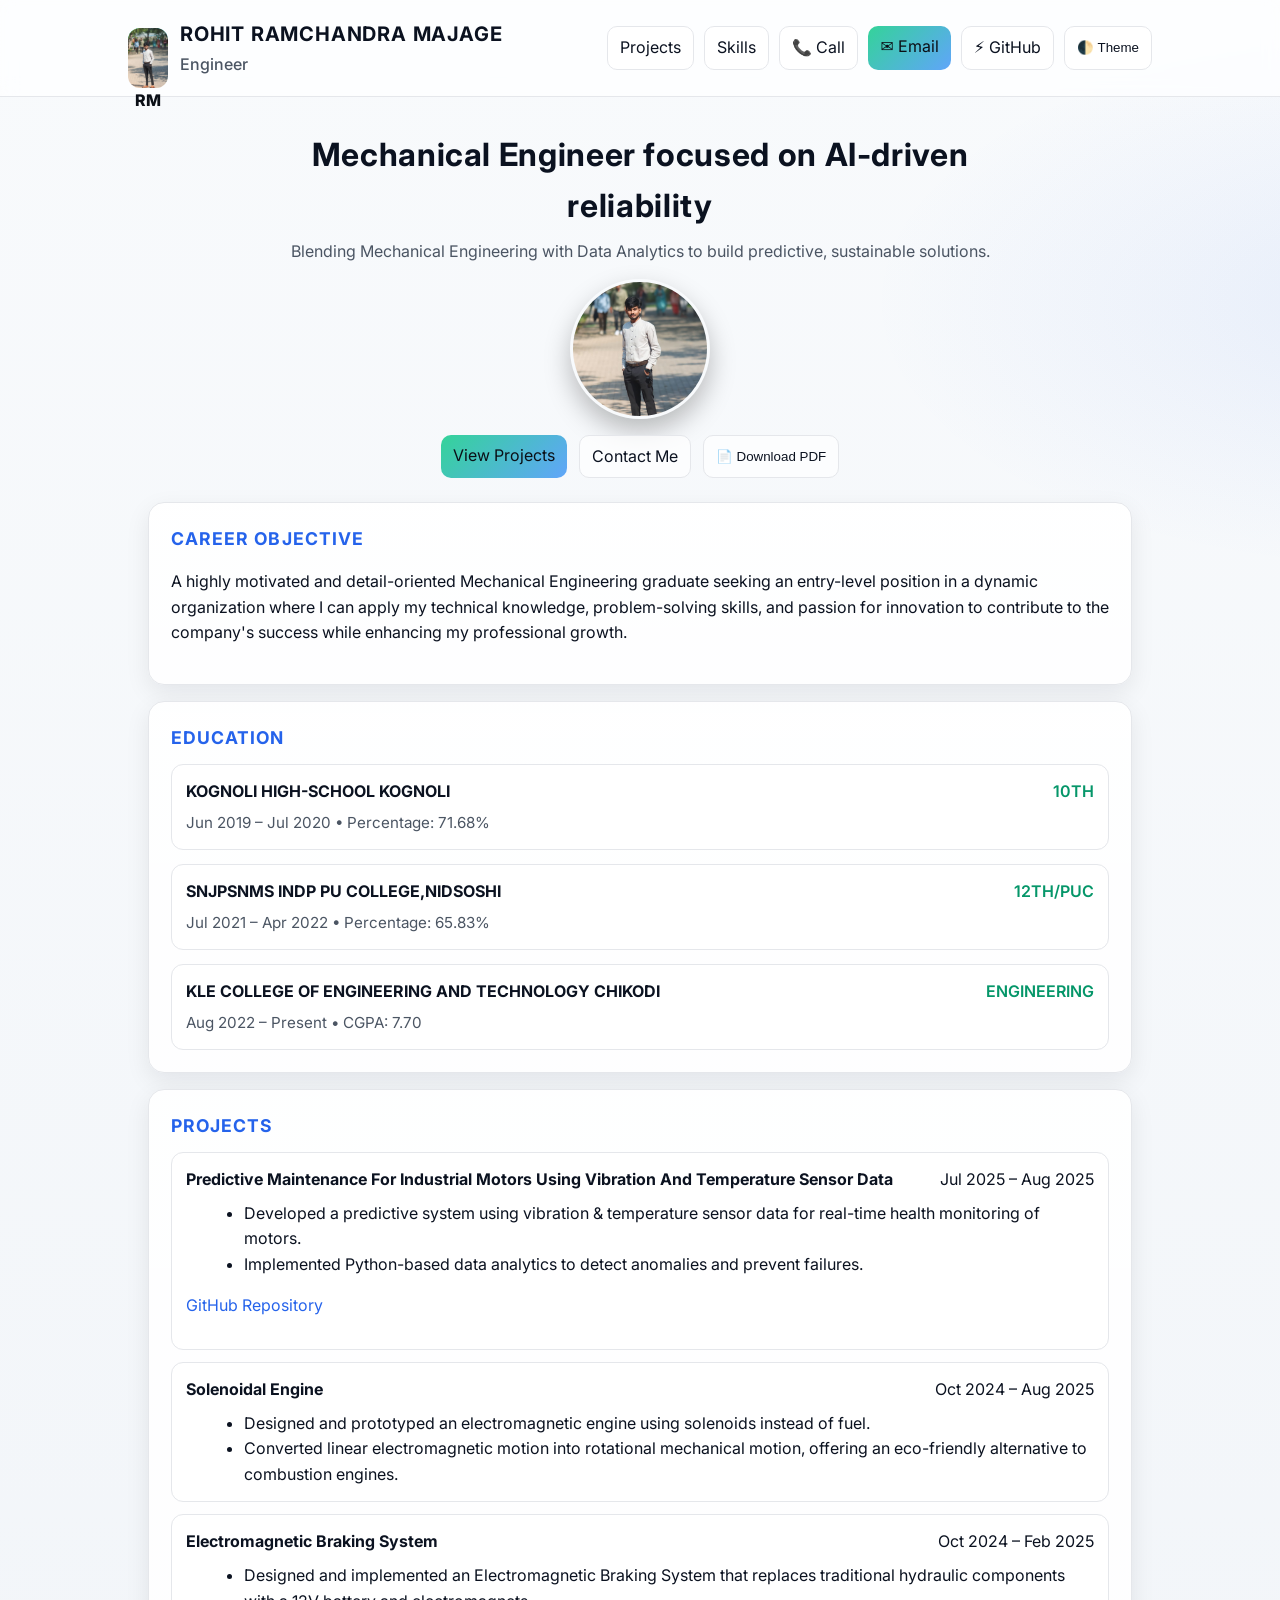
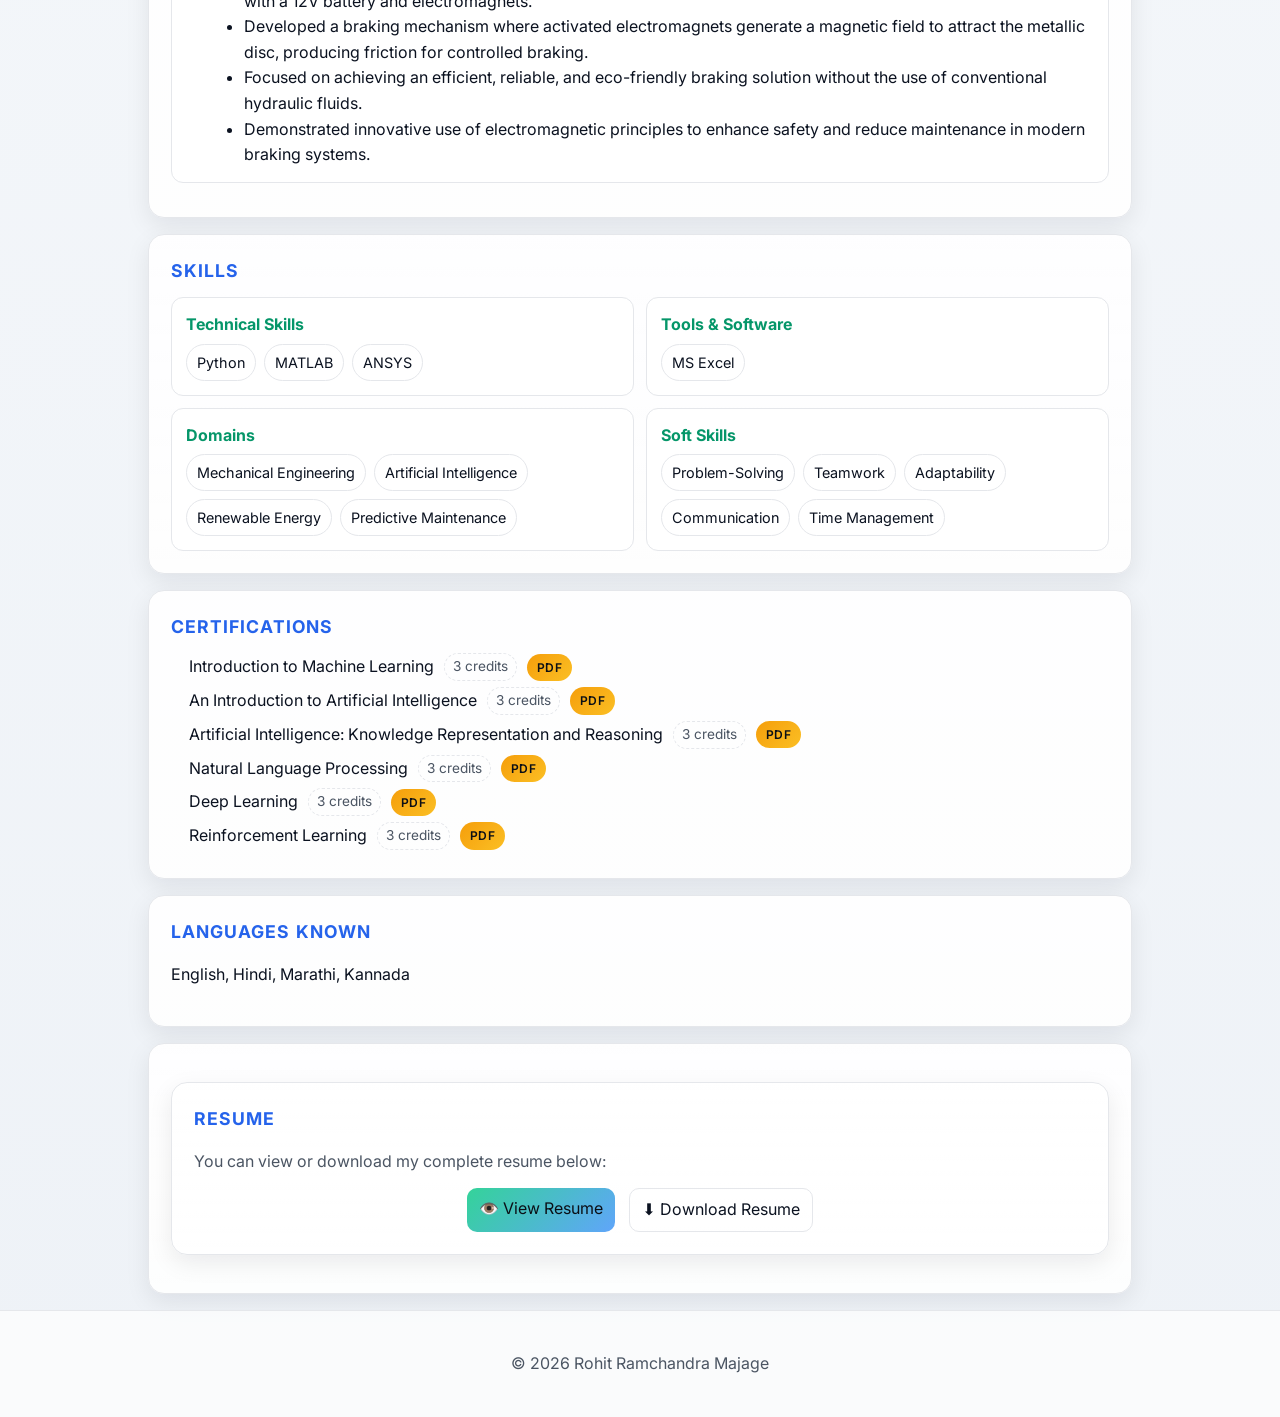
<file: index.html>
<!DOCTYPE html>
<html lang="en">
<head>
    <meta charset="UTF-8">
    <meta name="viewport" content="width=device-width, initial-scale=1.0">
    <title>Rohit Ramchandra Majage | Portfolio</title>
    <meta name="google-site-verification" content="yGJsXDkAH-AFK1WQJU8XEfwgY3E0xz8TMr1xl1LB-Ww" />
    <meta name="description" content="Portfolio of Rohit Ramchandra Majage - Mechanical Engineering graduate with skills in Python, Data Analytics, MATLAB, ANSYS, and more.">
    <link rel="preconnect" href="https://fonts.googleapis.com">
    <link rel="preconnect" href="https://fonts.gstatic.com" crossorigin>
    <link href="https://fonts.googleapis.com/css2?family=Inter:wght@300;400;500;600;700;800&display=swap" rel="stylesheet">
    <link rel="stylesheet" href="styles.css">
</head>
<body>
    <header class="site-header">
        <div class="container header-inner">
            <a href="#top" class="brand">
                <div class="avatar" aria-hidden="true">
                    <img src="assets/image.jpg" alt="Rohit Ramchandra Majage" class="avatar-img" onerror="this.style.display='none'">
                    RM
                </div>
                <div class="identity">
                    <h1 class="name">ROHIT RAMCHANDRA MAJAGE</h1>
                    <p class="role">Engineer</p>
                </div>
            </a>
            <nav class="contact">
                <a href="#projects" class="btn btn-ghost">Projects</a>
                <a href="#skills" class="btn btn-ghost">Skills</a>
                <a href="tel:+919731229973" class="btn btn-ghost" aria-label="Call">📞 Call</a>
                <a href="mailto:rohitmajage1062@gmail.com" class="btn btn-primary" aria-label="Email">✉️ Email</a>
                <a href="https://github.com/RohitMajage" target="_blank" rel="noopener" class="btn btn-ghost" aria-label="GitHub">⚡ GitHub</a>
                <button id="themeToggle" class="btn btn-ghost" type="button" aria-label="Toggle theme">🌓 Theme</button>
            </nav>
        </div>
    </header>

    <main class="container">
        <section class="hero" id="top">
            <div class="hero-content">
                <h2 class="hero-title">Mechanical Engineer focused on AI-driven reliability</h2>
                <p class="hero-sub">Blending Mechanical Engineering with Data Analytics to build predictive, sustainable solutions.</p>
                <img src="assets/image.jpg" alt="Rohit Ramchandra Majage" class="hero-photo" onerror="this.style.display='none'">
                <div class="hero-actions">
                    <a href="#projects" class="btn btn-primary">View Projects</a>
                    <a href="mailto:rohitmajage1062@gmail.com" class="btn btn-ghost">Contact Me</a>
                    <button id="downloadPDF" class="btn btn-ghost">📄 Download PDF</button>
                </div>
            </div>
        </section>
        <section class="card">
            <h2>CAREER OBJECTIVE</h2>
            <p>A highly motivated and detail-oriented Mechanical Engineering graduate seeking an entry-level 
            position in a dynamic organization where I can apply my technical knowledge, problem-solving 
            skills, and passion for innovation to contribute to the company's success while enhancing my 
            professional growth.</p>
        </section>

        <section class="card">
            <h2>EDUCATION</h2>
            <div class="edu-list">
                <div class="edu-item">
                    <div class="edu-header">
                        <h3>KOGNOLI HIGH-SCHOOL KOGNOLI</h3>
                        <span>10TH</span>
                    </div>
                    <div class="edu-meta">Jun 2019 – Jul 2020 • Percentage: 71.68%</div>
                </div>
                <div class="edu-item">
                    <div class="edu-header">
                        <h3>SNJPSNMS INDP PU COLLEGE,NIDSOSHI</h3>
                        <span>12TH/PUC</span>
                    </div>
                    <div class="edu-meta">Jul 2021 – Apr 2022 • Percentage: 65.83%</div>
                </div>
                <div class="edu-item">
                    <div class="edu-header">
                        <h3>KLE COLLEGE OF ENGINEERING AND TECHNOLOGY CHIKODI</h3>
                        <span>ENGINEERING</span>
                    </div>
                    <div class="edu-meta">Aug 2022 – Present • CGPA: 7.70</div>
                </div>
            </div>
        </section>

        <section class="card" id="projects">
            <h2>PROJECTS</h2>
            <div class="project">
                <div class="project-header">
                    <h3>Predictive Maintenance For Industrial Motors Using Vibration And Temperature Sensor Data</h3>
                    <span>Jul 2025 – Aug 2025</span>
                </div>
                <ul>
                    <li>Developed a predictive system using vibration & temperature sensor data for real-time health monitoring of motors.</li>
                    <li>Implemented Python-based data analytics to detect anomalies and prevent failures.</li>
                </ul>
                <p><a class="project-link" href="https://github.com/RohitMajage/Predictive-Maintenance-Motors" target="_blank" rel="noopener">GitHub Repository</a></p>
            </div>
            <div class="project">
                <div class="project-header">
                    <h3>Solenoidal Engine</h3>
                    <span>Oct 2024 – Aug 2025</span>
                </div>
                <ul>
                    <li>Designed and prototyped an electromagnetic engine using solenoids instead of fuel.</li>
                    <li>Converted linear electromagnetic motion into rotational mechanical motion, offering an eco-friendly alternative to combustion engines.</li>
                </ul>
            </div>
            <div class="project">
    <div class="project-header">
        <h3>Electromagnetic Braking System</h3>
        <span>Oct 2024 – Feb 2025</span>
    </div>
    <ul>
        <li>Designed and implemented an Electromagnetic Braking System that replaces traditional hydraulic components with a 12V battery and electromagnets.</li>
        <li>Developed a braking mechanism where activated electromagnets generate a magnetic field to attract the metallic disc, producing friction for controlled braking.</li>
        <li>Focused on achieving an efficient, reliable, and eco-friendly braking solution without the use of conventional hydraulic fluids.</li>
        <li>Demonstrated innovative use of electromagnetic principles to enhance safety and reduce maintenance in modern braking systems.</li>
    </ul>
</div>
        </section>

        <section class="card" id="skills">
            <h2>SKILLS</h2>
            <div class="skills-grid">
                <div>
                    <h4>Technical Skills</h4>
                    <div class="badges">
                        <span class="badge">Python</span>
                        <span class="badge">MATLAB</span>
                        <span class="badge">ANSYS</span>
                    </div>
                </div>
                <div>
                    <h4>Tools & Software</h4>
                    <div class="badges">
                  
                        <span class="badge">MS Excel</span>
                    </div>
                </div>
                <div>
                    <h4>Domains</h4>
                    <div class="badges">
                        <span class="badge">Mechanical Engineering</span>
                        <span class="badge">Artificial Intelligence</span>
                        <span class="badge">Renewable Energy</span>
                        <span class="badge">Predictive Maintenance</span>
                    </div>
                </div>
                <div>
                    <h4>Soft Skills</h4>
                    <div class="badges">
                        <span class="badge">Problem-Solving</span>
                        <span class="badge">Teamwork</span>
                        <span class="badge">Adaptability</span>
                        <span class="badge">Communication</span>
                        <span class="badge">Time Management</span>
                    </div>
                </div>
            </div>
        </section>

        <section class="card">
            <h2>CERTIFICATIONS</h2>
            <ul class="cert-list">
                <li class="cert-item">
                    <span class="cert-link-title">Introduction to Machine Learning</span>
                    <span class="credit-badge">3 credits</span>
                    <a href="#" class="pdf-link" data-pdf="assets/certificates/Introduction to Machine Learning .pdf"><span class="pdf-badge">PDF</span></a>
                </li>
                <li class="cert-item">
                    <span class="cert-link-title">An Introduction to Artificial Intelligence</span>
                    <span class="credit-badge">3 credits</span>
                    <a href="#" class="pdf-link" data-pdf="assets/certificates/An Introduction to Artificial Intelligence.pdf"><span class="pdf-badge">PDF</span></a>
                </li>
                <li class="cert-item">
                    <span class="cert-link-title">Artificial Intelligence: Knowledge Representation and Reasoning</span>
                    <span class="credit-badge">3 credits</span>
                    <a href="#" class="pdf-link" data-pdf="assets/certificates/Artificial Intelligence Knowledge Representation and Reasoning.pdf"><span class="pdf-badge">PDF</span></a>
                </li>
                <li class="cert-item">
                    <span class="cert-link-title">Natural Language Processing</span>
                    <span class="credit-badge">3 credits</span>
                    <a href="#" class="pdf-link" data-pdf="assets/certificates/Natural Language Processing.pdf"><span class="pdf-badge">PDF</span></a>
                </li>
                <li class="cert-item">
                    <span class="cert-link-title">Deep Learning</span>
                    <span class="credit-badge">3 credits</span>
                    <a href="#" class="pdf-link" data-pdf="assets/certificates/Deep Learning.pdf"><span class="pdf-badge">PDF</span></a>
                </li>
                <li class="cert-item">
                    <span class="cert-link-title">Reinforcement Learning</span>
                    <span class="credit-badge">3 credits</span>
                    <a href="#" class="pdf-link" data-pdf="assets/certificates/Reinforcement Learning.pdf"><span class="pdf-badge">PDF</span></a>
                </li>
            </ul>
        </section>

        <section class="card">
            <h2>LANGUAGES KNOWN</h2>
            <p>English, Hindi, Marathi, Kannada</p>
        </section>
        <section class="card">
<section class="card resume-section">
    <h2>RESUME</h2>
    <p>You can view or download my complete resume below:</p>

    <div class="resume-actions">
        <a href="assets/Rohit Ramchandra Majage Resume.pdf" 
           target="_blank" 
           class="btn btn-primary">
           👁️ View Resume
        </a>

        <a href="assets/Rohit Ramchandra Majage Resume.pdf" 
           download 
           class="btn btn-ghost">
           ⬇️ Download Resume
        </a>
    </div>
</section>
    </main>

    <footer class="site-footer">
        <div class="container footer-inner">
            <p>© <span id="year"></span> Rohit Ramchandra Majage</p>
        </div>
    </footer>

    <script>
        document.getElementById('year').textContent = new Date().getFullYear();

        (function () {
            var storageKey = 'preferred-theme';
            var root = document.documentElement;
            function applyTheme(theme) {
                if (theme === 'light') {
                    root.setAttribute('data-theme', 'light');
                } else {
                    root.removeAttribute('data-theme');
                }
            }
            var saved = localStorage.getItem(storageKey);
            if (saved) {
                applyTheme(saved);
            } else {
                var prefersLight = window.matchMedia && window.matchMedia('(prefers-color-scheme: light)').matches;
                applyTheme(prefersLight ? 'light' : 'dark');
            }
            var btn = document.getElementById('themeToggle');
            if (btn) {
                btn.addEventListener('click', function () {
                    var isLight = root.getAttribute('data-theme') === 'light';
                    var next = isLight ? 'dark' : 'light';
                    applyTheme(next);
                    localStorage.setItem(storageKey, next);
                });
            }
        })();

        // Certificates modal logic (opens PDF in popup)
        (function () {
            function ensureModal() {
                var existing = document.getElementById('pdfModal');
                if (existing) return existing;
                var overlay = document.createElement('div');
                overlay.id = 'pdfModal';
                overlay.className = 'modal-overlay hidden';
                overlay.innerHTML = '\n<div class="modal-dialog" role="dialog" aria-modal="true">\n  <div class="modal-header">\n    <span class="modal-title">Certificate</span>\n    <button type="button" class="btn btn-ghost modal-close" aria-label="Close">✕</button>\n  </div>\n  <div class="modal-body">\n    <iframe id="pdfFrame" title="Certificate PDF" loading="lazy"></iframe>\n  </div>\n</div>';
                document.body.appendChild(overlay);
                return overlay;
            }

            var overlay = ensureModal();
            var pdfFrame = function(){ return document.getElementById('pdfFrame'); };
            function openModal(url) {
                overlay.classList.remove('hidden');
                pdfFrame().src = url;
                document.body.style.overflow = 'hidden';
            }
            function closeModal() {
                overlay.classList.add('hidden');
                pdfFrame().src = '';
                document.body.style.overflow = '';
            }

            document.addEventListener('click', function (e) {
                var link = e.target.closest('[data-pdf]');
                if (link) {
                    e.preventDefault();
                    var url = link.getAttribute('data-pdf');
                    if (url) openModal(url);
                }
                if (e.target.closest('.modal-close')) {
                    e.preventDefault();
                    closeModal();
                }
                if (e.target === overlay) {
                    closeModal();
                }
            });
            document.addEventListener('keydown', function (e) {
                if (e.key === 'Escape') closeModal();
            });
        })();

        // Download Portfolio as PDF
        document.getElementById('downloadPDF').addEventListener('click', function() {
            // Add print-specific styles
            var printStyles = document.createElement('style');
            printStyles.textContent = `
                @media print {
                    body { background: white !important; color: black !important; }
                    .site-header, .site-footer { background: white !important; border: 1px solid #ccc !important; }
                    .card { background: white !important; border: 1px solid #ddd !important; box-shadow: none !important; }
                    .btn, .pdf-badge, .credit-badge { display: none !important; }
                    .hero-photo { width: 120px !important; height: 120px !important; }
                    .modal-overlay { display: none !important; }
                    .cert-link-title { color: black !important; }
                    .badge { background: #f0f0f0 !important; color: black !important; border: 1px solid #ccc !important; }
                }
            `;
            document.head.appendChild(printStyles);
            
            // Trigger print dialog
            window.print();
            
            // Remove print styles after printing
            setTimeout(function() {
                document.head.removeChild(printStyles);
            }, 1000);
        });
    </script>
</body>
</html>
</file>
<file: styles.css>
* { box-sizing: border-box; }
html, body { margin: 0; padding: 0; }

:root {
  --bg: #0b0f16;
  --card: #111827;
  --muted: #94a3b8;
  --text: #e5e7eb;
  --accent: #60a5fa;
  --accent-2: #34d399;
  --border: #1f2937;
}

html[data-theme="light"] {
  --bg: #f4f7fb;
  --card: #ffffff;
  --muted: #4b5563;
  --text: #0b1220;
  --accent: #2563eb;
  --accent-2: #059669;
  --border: #e5e7eb;
}

body {
  font-family: 'Inter', system-ui, -apple-system, Segoe UI, Roboto, Arial, sans-serif;
  background:
    radial-gradient(1200px 600px at 10% -10%, rgba(52, 211, 153, 0.15), transparent 60%),
    radial-gradient(1000px 500px at 110% 10%, rgba(96, 165, 250, 0.15), transparent 60%),
    linear-gradient(180deg, #0b0f16 0%, #0b1220 100%);
  color: var(--text);
  line-height: 1.6;
}

html[data-theme="light"] body {
  background:
    radial-gradient(900px 450px at -10% -10%, rgba(5, 150, 105, 0.08), transparent 60%),
    radial-gradient(900px 450px at 110% 10%, rgba(37, 99, 235, 0.08), transparent 60%),
    linear-gradient(180deg, #f8fafc 0%, #eef2f7 100%);
}

.container {
  width: 100%;
  max-width: 1024px;
  margin: 0 auto;
  padding: 0 20px;
}

.site-header {
  position: sticky;
  top: 0;
  backdrop-filter: saturate(160%) blur(8px);
  background: rgba(11, 15, 22, 0.7);
  border-bottom: 1px solid var(--border);
  z-index: 10;
}

.header-inner {
  display: flex;
  align-items: center;
  justify-content: space-between;
  padding: 18px 0;
}

.name { margin: 0; font-size: 1.25rem; letter-spacing: 0.04em; }
.role { margin: 2px 0 0; color: var(--muted); font-weight: 500; }

.contact { display: flex; gap: 14px; flex-wrap: wrap; }
.contact-link {
  color: var(--text);
  text-decoration: none;
  padding: 6px 10px;
  border: 1px solid transparent;
  border-radius: 8px;
  transition: all .2s ease;
}
.contact-link:hover { color: var(--accent); border-color: var(--border); background: rgba(96, 165, 250, 0.06); }

main { padding: 32px 0 60px; }

.card {
  background: linear-gradient(180deg, rgba(17,24,39,0.9) 0%, rgba(17,24,39,0.7) 100%);
  border: 1px solid var(--border);
  border-radius: 16px;
  padding: 22px;
  margin: 16px 0;
  box-shadow: 0 10px 30px rgba(0,0,0,0.25);
}

.card h2 {
  margin: 0 0 12px;
  font-size: 1.1rem;
  letter-spacing: .06em;
  color: var(--accent);
  text-transform: uppercase;
}

.edu-list { display: grid; gap: 14px; }
.edu-item { border: 1px solid var(--border); border-radius: 12px; padding: 14px; background: #0f172a; }
.edu-header { display: flex; align-items: center; justify-content: space-between; gap: 12px; }
.edu-header h3 { margin: 0; font-size: 1rem; }
.edu-header span { color: var(--accent-2); font-weight: 600; }
.edu-meta { color: var(--muted); font-size: .95rem; margin-top: 6px; }

.project { border: 1px solid var(--border); border-radius: 12px; padding: 14px; background: #0f172a; margin-bottom: 12px; }
.project-header { display: flex; align-items: center; justify-content: space-between; gap: 12px; }
.project h3 { margin: 0; font-size: 1rem; }
.project ul { margin: 8px 0 0 18px; }
.project-link { color: var(--accent); text-decoration: none; }
.project-link:hover { text-decoration: underline; }

.skills-grid { display: grid; grid-template-columns: repeat(2, minmax(0,1fr)); gap: 12px; }
.skills-grid > div { border: 1px solid var(--border); border-radius: 12px; padding: 14px; background: #0f172a; }
.skills-grid h4 { margin: 0 0 6px; color: var(--accent-2); }

.site-footer { border-top: 1px solid var(--border); padding: 24px 0; background: rgba(11,15,22,0.6); }
.footer-inner { text-align: center; color: var(--muted); }

@media (max-width: 720px) {
  .header-inner { flex-direction: column; align-items: flex-start; gap: 8px; }
  .skills-grid { grid-template-columns: 1fr; }
}

/* Base Reset */
* { box-sizing: border-box; }
html, body { margin: 0; padding: 0; }

/* Typography & Colors */
:root {
  --bg: #0b0f16;
  --card: #111827;
  --muted: #94a3b8;
  --text: #e5e7eb;
  --accent: #60a5fa;
  --accent-2: #34d399;
  --border: #1f2937;
}

body {
  font-family: 'Inter', system-ui, -apple-system, Segoe UI, Roboto, Arial, sans-serif;
  background: linear-gradient(180deg, #0b0f16 0%, #0b1220 100%);
  color: var(--text);
  line-height: 1.6;
}

.container {
  width: 100%;
  max-width: 1024px;
  margin: 0 auto;
  padding: 0 20px;
}

/* Header */
.site-header {
  position: sticky;
  top: 0;
  backdrop-filter: saturate(160%) blur(8px);
  background: rgba(11, 15, 22, 0.6);
  border-bottom: 1px solid var(--border);
  z-index: 10;
}

html[data-theme="light"] .site-header { background: rgba(255,255,255,0.7); }

.header-inner {
  display: flex;
  align-items: center;
  justify-content: space-between;
  padding: 18px 0;
}

.brand { display: flex; align-items: center; gap: 12px; text-decoration: none; color: var(--text); }
.avatar { width: 40px; height: 40px; border-radius: 12px; display: grid; place-items: center; background: linear-gradient(135deg, #34d399, #60a5fa); font-weight: 800; color: #0b0f16; }
.avatar-img { width: 100%; height: 100%; object-fit: cover; border-radius: 12px; display: block; }
.name { margin: 0; font-size: 1.25rem; letter-spacing: 0.04em; }
.role { margin: 2px 0 0; color: var(--muted); font-weight: 500; }

.contact { display: flex; gap: 10px; flex-wrap: wrap; }
.btn { padding: 8px 12px; border-radius: 10px; text-decoration: none; transition: all .2s ease; border: 1px solid var(--border); color: var(--text); background: rgba(17,24,39,0.5); }
.btn:hover { transform: translateY(-1px); border-color: #2b3950; }
.btn-primary { background: linear-gradient(135deg, #34d399, #60a5fa); color: #0b0f16; border: none; }
.btn-ghost { background: rgba(17,24,39,0.4); }

html[data-theme="light"] .btn-ghost { background: rgba(255,255,255,0.7); }

/* Main */
main { padding: 32px 0 60px; }

.hero { display: grid; place-items: center; padding: 32px 0 8px; }
.hero-content { text-align: center; max-width: 760px; }
.hero-title { margin: 0; font-size: 2rem; letter-spacing: .02em; }
.hero-sub { color: var(--muted); margin: 8px 0 14px; }
.hero-photo { width: 140px; height: 140px; object-fit: cover; border-radius: 999px; border: 3px solid rgba(255,255,255,0.15); box-shadow: 0 12px 26px rgba(0,0,0,0.25); margin: 6px auto 16px; display: block; }
.hero-actions { display: flex; gap: 12px; justify-content: center; }

.card {
  background: linear-gradient(180deg, rgba(17,24,39,0.9) 0%, rgba(17,24,39,0.7) 100%);
  border: 1px solid var(--border);
  border-radius: 16px;
  padding: 22px;
  margin: 16px 0;
  box-shadow: 0 10px 30px rgba(0,0,0,0.25);
}

html[data-theme="light"] .card {
  background: linear-gradient(180deg, rgba(255,255,255,0.95) 0%, rgba(255,255,255,0.9) 100%);
  border-color: var(--border);
  box-shadow: 0 8px 24px rgba(2,6,23,0.08);
}

.card h2 {
  margin: 0 0 12px;
  font-size: 1.1rem;
  letter-spacing: .06em;
  color: var(--accent);
  text-transform: uppercase;
}

.edu-list { display: grid; gap: 14px; }
.edu-item { border: 1px solid var(--border); border-radius: 12px; padding: 14px; background: #0f172a; }
html[data-theme="light"] .edu-item { background: #ffffff; }
.edu-header { display: flex; align-items: center; justify-content: space-between; gap: 12px; }
.edu-header h3 { margin: 0; font-size: 1rem; }
.edu-header span { color: var(--accent-2); font-weight: 600; }
.edu-meta { color: var(--muted); font-size: .95rem; margin-top: 6px; }

.project { border: 1px solid var(--border); border-radius: 12px; padding: 14px; background: #0f172a; margin-bottom: 12px; }
html[data-theme="light"] .project { background: #ffffff; }
.project-header { display: flex; align-items: center; justify-content: space-between; gap: 12px; }
.project h3 { margin: 0; font-size: 1rem; }
.project ul { margin: 8px 0 0 18px; }
.project-link { color: var(--accent); text-decoration: none; }
.project-link:hover { text-decoration: underline; }

.skills-grid { display: grid; grid-template-columns: repeat(2, minmax(0,1fr)); gap: 12px; }
.skills-grid > div { border: 1px solid var(--border); border-radius: 12px; padding: 14px; background: #0f172a; }
html[data-theme="light"] .skills-grid > div { background: #ffffff; }
.skills-grid h4 { margin: 0 0 6px; color: var(--accent-2); }
.badges { display: flex; flex-wrap: wrap; gap: 8px; }
.badge { padding: 6px 10px; border-radius: 999px; border: 1px solid var(--border); background: rgba(17,24,39,0.5); color: var(--text); font-size: .9rem; }
html[data-theme="light"] .badge { background: rgba(255,255,255,0.7); }

/* Certifications */
.cert-list { margin: 0; padding-left: 18px; }
.cert-link { color: var(--text); text-decoration: none; border-bottom: 1px dashed var(--border); }
.cert-link:hover { color: var(--accent); border-bottom-color: var(--accent); }
.cert-item { display: flex; align-items: center; gap: 10px; margin: 6px 0; }
.credit-badge { font-size: .85rem; color: var(--muted); border: 1px dashed var(--border); padding: 2px 8px; border-radius: 999px; }
.pdf-badge { font-size: .75rem; font-weight: 600; color: #0b0f16; background: linear-gradient(135deg, #f59e0b, #fbbf24); padding: 4px 10px; border-radius: 999px; letter-spacing: .04em; display: inline-block; }
.
.pdf-link { text-decoration: none; border: 1px solid transparent; border-radius: 999px; transition: transform .15s ease, box-shadow .15s ease; }
.pdf-link:hover { transform: translateY(-1px); box-shadow: 0 6px 18px rgba(245, 158, 11, 0.35); }
html[data-theme="light"] .pdf-badge { color: #0b0f16; }
.cert-link-title { color: var(--text); text-decoration: none; }
html[data-theme="light"] .pdf-badge { color: #0b0f16; }

/* Modal */
.modal-overlay { position: fixed; inset: 0; background: rgba(0,0,0,0.6); display: grid; place-items: center; z-index: 50; }
.modal-overlay.hidden { display: none; }
.modal-dialog { width: min(920px, 94vw); height: min(80vh, 760px); background: var(--card); border: 1px solid var(--border); border-radius: 16px; box-shadow: 0 20px 60px rgba(0,0,0,0.35); display: grid; grid-template-rows: auto 1fr; overflow: hidden; }
.modal-header { display: flex; align-items: center; justify-content: space-between; gap: 12px; padding: 10px 12px; border-bottom: 1px solid var(--border); }
.modal-title { font-weight: 600; letter-spacing: .02em; }
.modal-body { height: 100%; }
#pdfFrame { width: 100%; height: 100%; border: 0; background: #000; }
html[data-theme="light"] #pdfFrame { background: #fff; }

/* Footer */
.site-footer { border-top: 1px solid var(--border); padding: 24px 0; background: rgba(11,15,22,0.6); }
html[data-theme="light"] .site-footer { background: rgba(255,255,255,0.7); }
.footer-inner { text-align: center; color: var(--muted); }

/* Responsive */
@media (max-width: 720px) {
  .header-inner { flex-direction: column; align-items: flex-start; gap: 8px; }
  .hero-title { font-size: 1.5rem; }
  .skills-grid { grid-template-columns: 1fr; }
}
/* Resume Section */
.resume-section p {
  color: var(--muted);
  margin-bottom: 14px;
}

.resume-actions {
  display: flex;
  gap: 14px;
  flex-wrap: wrap;
  justify-content: center;
  margin-top: 10px;
}
</file>
